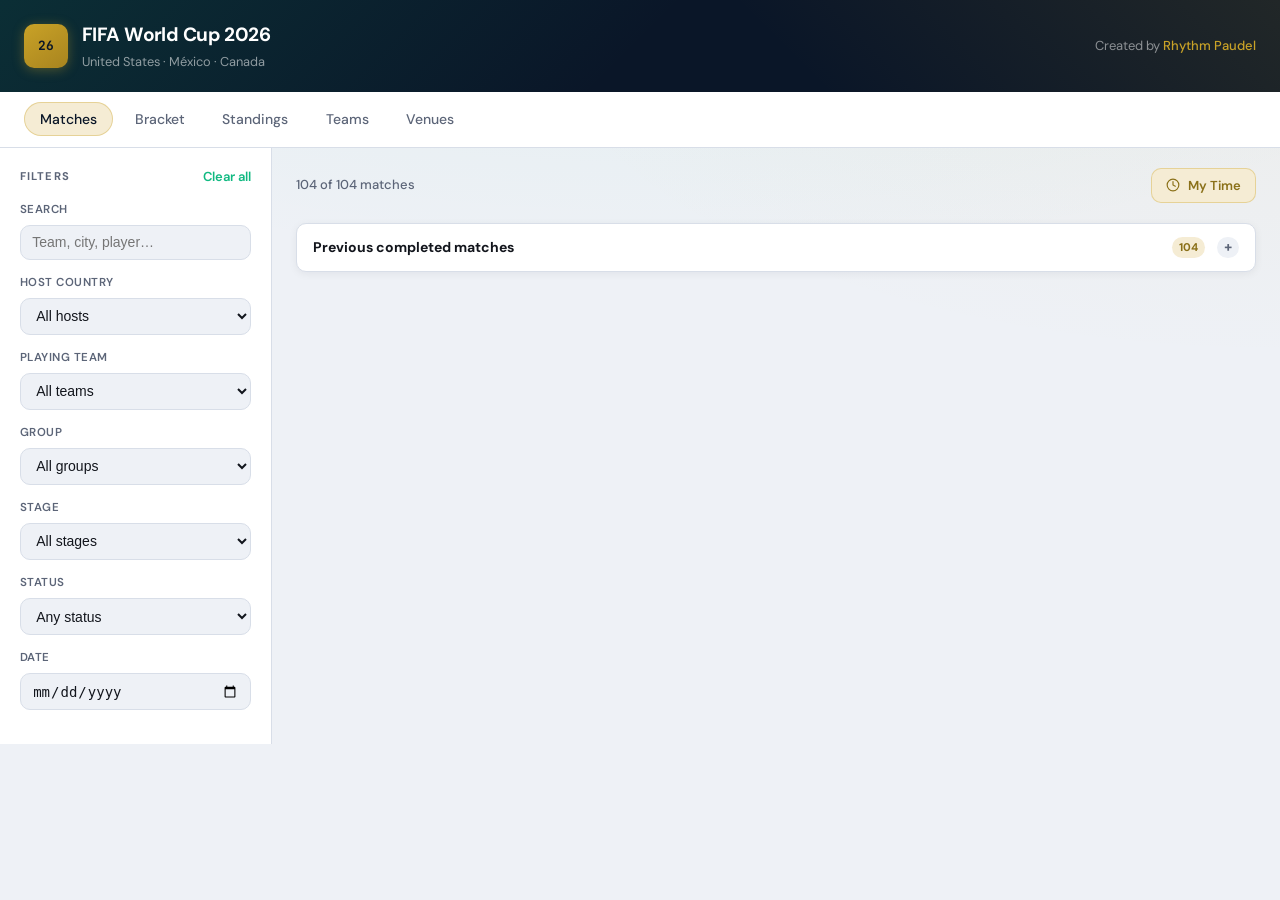
<file: index.html>
<!DOCTYPE html>
<html lang="en">
<head>
  <meta charset="UTF-8" />
  <meta name="viewport" content="width=device-width, initial-scale=1.0, viewport-fit=cover" />
  <meta name="theme-color" content="#0a1628" />
  <meta name="description" content="FIFA World Cup 2026 match schedule, bracket, standings, and live scores." />
  <title>World Cup 2026 — Schedule</title>
  <link rel="preconnect" href="https://fonts.googleapis.com" />
  <link rel="preconnect" href="https://fonts.gstatic.com" crossorigin />
  <link href="https://fonts.googleapis.com/css2?family=DM+Sans:ital,opsz,wght@0,9..40,400;0,9..40,500;0,9..40,600;0,9..40,700;1,9..40,400&family=JetBrains+Mono:wght@400;500&display=swap" rel="stylesheet" />
  <link rel="stylesheet" href="css/styles.css" />
</head>
<body>
  <div id="app">
    <header class="site-header">
      <div class="header-glow"></div>
      <div class="header-inner">
        <div class="brand">
          <span class="brand-mark" aria-hidden="true">26</span>
          <div>
            <h1>FIFA World Cup 2026</h1>
            <p class="brand-sub">United States · México · Canada</p>
          </div>
        </div>
        <p class="credit">
          Created by <a href="https://rhythmpaudel.com.np" target="_blank" rel="noopener">Rhythm Paudel</a>
        </p>
      </div>
    </header>

    <nav class="main-nav" aria-label="Main navigation">
      <button type="button" class="nav-tab active" data-view="matches">Matches</button>
      <button type="button" class="nav-tab" data-view="bracket">Bracket</button>
      <button type="button" class="nav-tab" data-view="standings">Standings</button>
      <button type="button" class="nav-tab" data-view="teams">Teams</button>
      <button type="button" class="nav-tab" data-view="venues">Venues</button>
    </nav>

    <div class="filters-backdrop" id="filters-backdrop" aria-hidden="true"></div>

    <div class="layout" id="layout">
      <aside class="filters-panel" id="filters-panel">
        <div class="filters-header">
          <h2>Filters</h2>
          <button type="button" class="btn-text" id="clear-filters">Clear all</button>
        </div>

        <label class="filter-field">
          <span>Search</span>
          <input type="search" id="filter-search" placeholder="Team, city, player…" autocomplete="off" />
        </label>

        <label class="filter-field">
          <span>Host country</span>
          <select id="filter-host">
            <option value="">All hosts</option>
          </select>
        </label>

        <label class="filter-field">
          <span>Playing team</span>
          <select id="filter-team">
            <option value="">All teams</option>
          </select>
        </label>

        <label class="filter-field">
          <span>Group</span>
          <select id="filter-group">
            <option value="">All groups</option>
          </select>
        </label>

        <label class="filter-field">
          <span>Stage</span>
          <select id="filter-stage">
            <option value="">All stages</option>
          </select>
        </label>

        <label class="filter-field">
          <span>Status</span>
          <select id="filter-status">
            <option value="">Any status</option>
            <option value="scheduled">Scheduled</option>
            <option value="live">Live</option>
            <option value="finished">Finished</option>
          </select>
        </label>

        <label class="filter-field">
          <span>Date</span>
          <input type="date" id="filter-date" />
        </label>

        <div class="active-filters" id="active-filters" hidden>
          <span class="active-label">Active</span>
          <div class="chip-list" id="filter-chips"></div>
        </div>
      </aside>

      <main class="content" id="main-content">
        <div class="content-toolbar">
          <p class="result-count" id="result-count">Loading…</p>
          <div class="toolbar-actions">
            <button type="button" class="btn-timezone" id="toggle-timezone" aria-label="Toggle timezone">
              <svg width="14" height="14" viewBox="0 0 24 24" fill="none" stroke="currentColor" stroke-width="2" stroke-linecap="round" stroke-linejoin="round" class="tz-icon"><circle cx="12" cy="12" r="10"></circle><polyline points="12 6 12 12 16 14"></polyline></svg>
              <span class="timezone-text">Venue Time</span>
            </button>
            <button type="button" class="btn-icon" id="toggle-filters" aria-label="Toggle filters">
              <svg width="18" height="18" viewBox="0 0 24 24" fill="none" stroke="currentColor" stroke-width="2"><path d="M4 6h16M7 12h10M10 18h4"/></svg>
            </button>
          </div>
        </div>
        <div id="view-root"></div>
      </main>

      <aside class="detail-panel" id="detail-panel" hidden>
        <button type="button" class="detail-close" id="close-detail" aria-label="Close panel">&times;</button>
        <div id="detail-content"></div>
      </aside>
    </div>
  </div>

  <script type="module" src="js/app.js"></script>
</body>
</html>
</file>
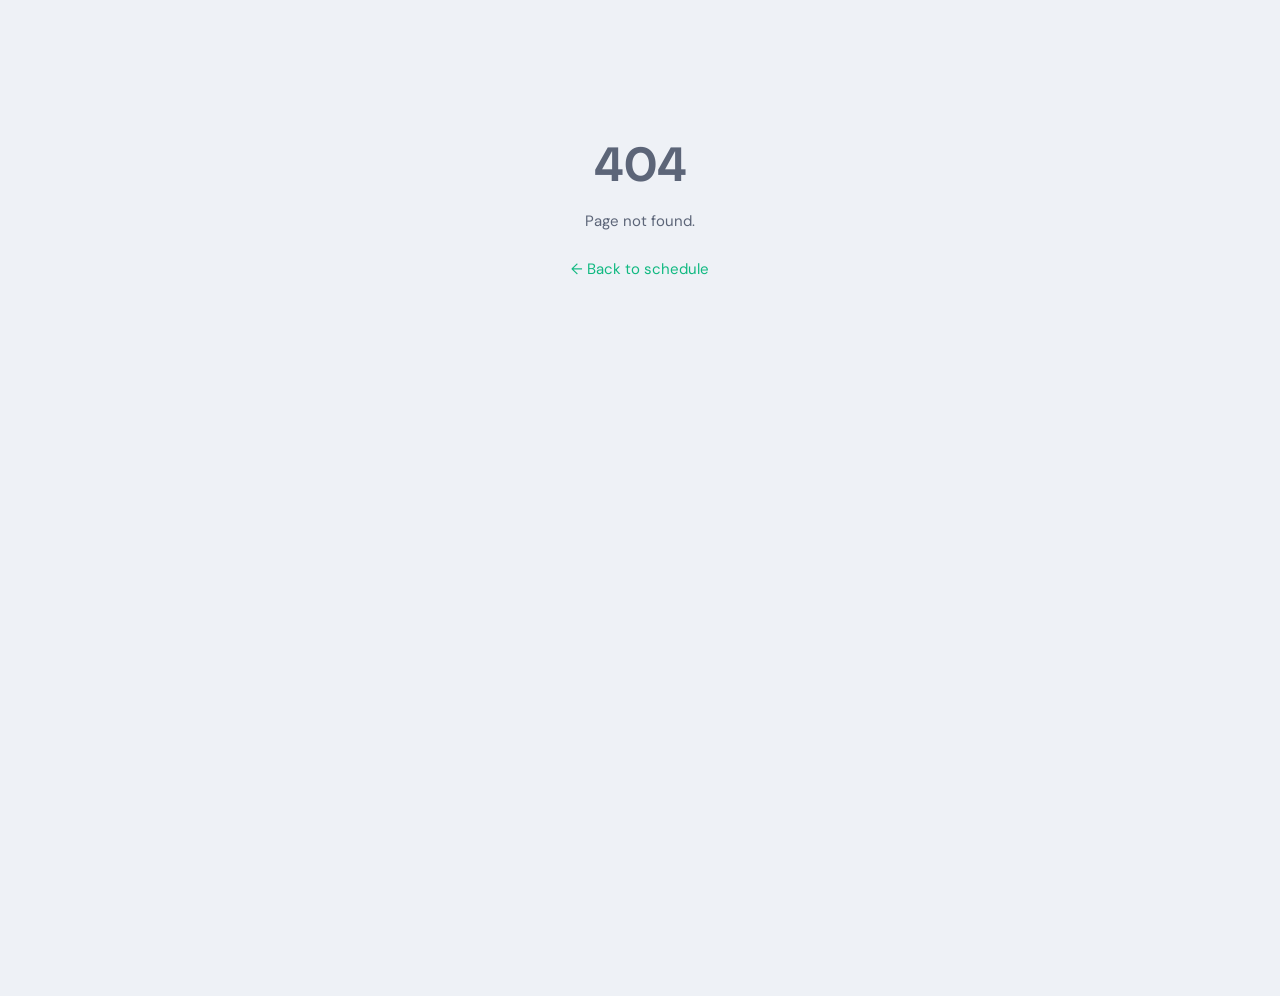
<file: admin.html>
<!DOCTYPE html>
<html lang="en">
<head>
  <meta charset="UTF-8" />
  <meta name="viewport" content="width=device-width, initial-scale=1.0, viewport-fit=cover" />
  <meta name="robots" content="noindex, nofollow" />
  <title>Admin — World Cup 2026</title>
  <link rel="preconnect" href="https://fonts.googleapis.com" />
  <link rel="preconnect" href="https://fonts.gstatic.com" crossorigin />
  <link href="https://fonts.googleapis.com/css2?family=DM+Sans:ital,opsz,wght@0,9..40,400;0,9..40,500;0,9..40,600;0,9..40,700&family=JetBrains+Mono:wght@400;500&display=swap" rel="stylesheet" />
  <link rel="stylesheet" href="css/styles.css" />
</head>
<body class="admin-body">
  <div id="access-denied" class="access-denied" hidden>
    <h1>404</h1>
    <p>Page not found.</p>
    <a href="index.html">← Back to schedule</a>
  </div>

  <div id="admin-app" hidden>
    <header class="site-header">
      <div class="header-glow"></div>
      <div class="header-inner">
        <div class="brand">
          <span class="brand-mark">26</span>
          <div>
            <h1>Admin</h1>
            <p class="brand-sub">Manage scores &amp; knockout teams</p>
          </div>
        </div>
        <p class="credit">
          <a href="index.html">← Back to site</a>
        </p>
      </div>
    </header>

    <div id="admin-dashboard">
      <div class="admin-toolbar">
        <div class="admin-actions">
          <button type="button" class="btn-secondary" id="export-data">Export JSON</button>
          <label class="btn-secondary file-btn">
            Import JSON
            <input type="file" id="import-data" accept=".json" hidden />
          </label>
          <button type="button" class="btn-secondary" id="reset-local">Reset local edits</button>
        </div>
        <p class="admin-note">Changes save in your browser. Export JSON and replace <code>data/database.json</code> on GitHub to update the live site.</p>
      </div>

      <nav class="admin-tabs" aria-label="Admin sections">
        <button type="button" class="admin-tab active" data-tab="scores">Update scores</button>
        <button type="button" class="admin-tab" data-tab="teams">Update next round</button>
        <button type="button" class="admin-tab" data-tab="standings">Leaderboard</button>
      </nav>

      <section class="admin-panel active" id="panel-scores">
        <div class="admin-card">
          <h2>Update match score</h2>
          <div class="admin-stage-tabs" id="score-stage-tabs"></div>
          <div class="score-editor" id="score-editor">
            <p class="muted">Select a stage above, then pick a match.</p>
          </div>
        </div>
      </section>

      <section class="admin-panel" id="panel-teams">
        <div class="admin-card">
          <h2>Add team to next round</h2>
          <p class="admin-hint">Pick a round, then choose a team for any open slot — it updates the bracket instantly.</p>
          <div class="admin-stage-tabs" id="knockout-stage-tabs"></div>
          <div class="knockout-editor" id="knockout-editor"></div>
        </div>
      </section>

      <section class="admin-panel" id="panel-standings">
        <div class="admin-card">
          <h2>Group leaderboard</h2>
          <p class="admin-hint">Standings update automatically when you mark group matches as finished with scores.</p>
          <div id="admin-standings-root"></div>
        </div>
      </section>
    </div>

    <div id="admin-toast" class="admin-toast" role="status"></div>
  </div>

  <script type="module" src="js/admin.js"></script>
</body>
</html>
</file>
<file: css/styles.css>
:root {
  --bg: #eef1f6;
  --bg-elevated: #ffffff;
  --border: #d8dee8;
  --border-soft: #e8ecf2;
  --text: #12151c;
  --text-muted: #5c6578;
  --accent: #0c4a3e;
  --accent-bright: #10b981;
  --gold: #c9a227;
  --gold-soft: #f5ecd4;
  --header: #0a1628;
  --live: #e11d48;
  --radius: 10px;
  --radius-lg: 14px;
  --shadow: 0 2px 8px rgba(10, 22, 40, 0.06);
  --shadow-lg: 0 8px 32px rgba(10, 22, 40, 0.1);
  --font: 'DM Sans', system-ui, sans-serif;
  --mono: 'JetBrains Mono', monospace;
}

*,
*::before,
*::after {
  box-sizing: border-box;
}

html {
  -webkit-font-smoothing: antialiased;
  scroll-behavior: smooth;
}

body {
  margin: 0;
  font-family: var(--font);
  font-size: 15px;
  line-height: 1.55;
  color: var(--text);
  background: var(--bg);
  background-image:
    radial-gradient(ellipse 80% 50% at 50% -20%, rgba(16, 185, 129, 0.08), transparent),
    radial-gradient(ellipse 60% 40% at 100% 0%, rgba(201, 162, 39, 0.06), transparent);
  min-height: 100vh;
}

a {
  color: var(--accent-bright);
  text-decoration: none;
}

a:hover {
  text-decoration: underline;
}

button {
  font-family: inherit;
  cursor: pointer;
}

code {
  font-family: var(--mono);
  font-size: 0.85em;
  background: var(--bg);
  padding: 0.1em 0.35em;
  border-radius: 4px;
}

#app {
  min-height: 100vh;
  display: flex;
  flex-direction: column;
}

/* Header */
.site-header {
  position: relative;
  background: var(--header);
  color: #fff;
  overflow: hidden;
}

.header-glow {
  position: absolute;
  inset: 0;
  background:
    linear-gradient(135deg, rgba(16, 185, 129, 0.15) 0%, transparent 50%),
    linear-gradient(225deg, rgba(201, 162, 39, 0.12) 0%, transparent 40%);
  pointer-events: none;
}

.header-inner {
  position: relative;
  max-width: 1400px;
  margin: 0 auto;
  padding: 1.25rem 1.5rem;
  display: flex;
  justify-content: space-between;
  align-items: center;
  gap: 1rem;
}

.brand {
  display: flex;
  align-items: center;
  gap: 0.875rem;
}

.brand-mark {
  display: flex;
  align-items: center;
  justify-content: center;
  width: 44px;
  height: 44px;
  background: linear-gradient(145deg, var(--gold) 0%, #a8841f 100%);
  color: var(--header);
  font-family: var(--mono);
  font-size: 0.8rem;
  font-weight: 700;
  border-radius: 10px;
  letter-spacing: -0.02em;
  box-shadow: 0 2px 12px rgba(201, 162, 39, 0.35);
}

.brand h1 {
  margin: 0;
  font-size: 1.2rem;
  font-weight: 700;
  letter-spacing: -0.03em;
}

.brand-sub {
  margin: 0.15rem 0 0;
  font-size: 0.8rem;
  color: rgba(255, 255, 255, 0.55);
}

.credit {
  margin: 0;
  font-size: 0.8125rem;
  color: rgba(255, 255, 255, 0.5);
}

.credit a {
  color: var(--gold);
  font-weight: 500;
}

.credit a:hover {
  color: #e0c04a;
}

/* Nav */
.main-nav {
  display: flex;
  gap: 0.35rem;
  padding: 0.65rem 1.5rem;
  max-width: 1400px;
  margin: 0 auto;
  width: 100%;
  background: var(--bg-elevated);
  border-bottom: 1px solid var(--border);
  overflow-x: auto;
}

.nav-tab {
  padding: 0.5rem 1rem;
  border: none;
  background: transparent;
  color: var(--text-muted);
  font-size: 0.875rem;
  font-weight: 500;
  border-radius: 999px;
  white-space: nowrap;
  transition: all 0.15s ease;
}

.nav-tab:hover {
  color: var(--text);
  background: var(--bg);
}

.nav-tab.active {
  color: var(--header);
  background: var(--gold-soft);
  box-shadow: inset 0 0 0 1px rgba(201, 162, 39, 0.35);
}

/* Layout */
.layout {
  flex: 1;
  display: grid;
  grid-template-columns: 272px 1fr;
  max-width: 1400px;
  margin: 0 auto;
  width: 100%;
  gap: 0;
}

.layout.layout-full {
  grid-template-columns: 1fr;
  max-width: 1400px;
}

.layout-full .content {
  padding: 1.5rem;
}

.filters-panel {
  padding: 1.25rem;
  border-right: 1px solid var(--border);
  background: var(--bg-elevated);
  position: sticky;
  top: 0;
  height: fit-content;
  max-height: 100vh;
  overflow-y: auto;
}

.filters-panel.hidden-view {
  display: none;
}

.filters-header {
  display: flex;
  justify-content: space-between;
  align-items: center;
  margin-bottom: 1rem;
}

.filters-header h2 {
  margin: 0;
  font-size: 0.7rem;
  font-weight: 700;
  text-transform: uppercase;
  letter-spacing: 0.1em;
  color: var(--text-muted);
}

.filter-field {
  display: flex;
  flex-direction: column;
  gap: 0.35rem;
  margin-bottom: 0.875rem;
}

.filter-field span {
  font-size: 0.72rem;
  font-weight: 600;
  color: var(--text-muted);
  text-transform: uppercase;
  letter-spacing: 0.04em;
}

.filter-field input,
.filter-field select {
  padding: 0.55rem 0.7rem;
  border: 1px solid var(--border);
  border-radius: var(--radius);
  font-size: 0.875rem;
  background: var(--bg);
  color: var(--text);
  transition: border-color 0.15s, box-shadow 0.15s;
}

.filter-field input:focus,
.filter-field select:focus {
  outline: none;
  border-color: var(--accent-bright);
  box-shadow: 0 0 0 3px rgba(16, 185, 129, 0.15);
}

.active-filters {
  margin-top: 1rem;
  padding-top: 1rem;
  border-top: 1px solid var(--border-soft);
}

.active-label {
  font-size: 0.65rem;
  font-weight: 700;
  text-transform: uppercase;
  letter-spacing: 0.08em;
  color: var(--text-muted);
  display: block;
  margin-bottom: 0.5rem;
}

.chip-list {
  display: flex;
  flex-wrap: wrap;
  gap: 0.35rem;
}

.chip {
  padding: 0.25rem 0.55rem;
  border: 1px solid var(--border);
  border-radius: 999px;
  background: var(--bg);
  font-size: 0.72rem;
  color: var(--text);
}

.chip:hover {
  border-color: var(--accent-bright);
}

.content {
  padding: 1.25rem 1.5rem;
  min-width: 0;
}

.content-toolbar {
  display: flex;
  justify-content: space-between;
  align-items: center;
  margin-bottom: 1.25rem;
}

.result-count {
  margin: 0;
  font-size: 0.8125rem;
  font-weight: 500;
  color: var(--text-muted);
}

.toolbar-actions {
  display: flex;
  align-items: center;
  gap: 0.5rem;
}

.btn-timezone {
  display: inline-flex;
  align-items: center;
  gap: 0.5rem;
  padding: 0.5rem 0.875rem;
  border: 1px solid var(--border);
  border-radius: var(--radius);
  background: var(--bg-elevated);
  color: var(--text-muted);
  font-size: 0.8125rem;
  font-weight: 600;
  transition: all 0.15s ease;
  user-select: none;
}

.btn-timezone:hover {
  color: var(--text);
  border-color: var(--accent-bright);
  background: var(--bg);
  box-shadow: 0 0 0 3px rgba(16, 185, 129, 0.1);
}

.btn-timezone .tz-icon {
  width: 14px;
  height: 14px;
  stroke: currentColor;
  transition: stroke 0.15s ease;
}

.btn-timezone.is-local {
  background: var(--gold-soft);
  border-color: rgba(201, 162, 39, 0.35);
  color: #8a7018;
}

.btn-timezone.is-local:hover {
  background: #ede0b8;
  box-shadow: 0 0 0 3px rgba(201, 162, 39, 0.15);
}

.btn-icon {
  display: none;
  padding: 0.5rem;
  border: 1px solid var(--border);
  border-radius: var(--radius);
  background: var(--bg-elevated);
  color: var(--text);
}

.btn-text {
  border: none;
  background: none;
  color: var(--accent-bright);
  font-size: 0.8125rem;
  font-weight: 600;
  padding: 0;
}

.btn-text:hover {
  text-decoration: underline;
}

/* Match cards */
.day-group {
  margin-bottom: 2rem;
}

.day-heading {
  margin: 0 0 0.875rem;
  font-size: 0.75rem;
  font-weight: 700;
  color: var(--text-muted);
  text-transform: uppercase;
  letter-spacing: 0.08em;
}

.match-list {
  display: flex;
  flex-direction: column;
  gap: 0.625rem;
}

.previous-matches {
  margin-bottom: 1.5rem;
}

.previous-matches summary {
  display: flex;
  justify-content: space-between;
  align-items: center;
  gap: 0.75rem;
  padding: 0.8rem 1rem;
  border: 1px solid var(--border);
  border-radius: var(--radius);
  background: var(--bg-elevated);
  color: var(--text);
  font-size: 0.875rem;
  font-weight: 700;
  box-shadow: var(--shadow);
  list-style: none;
  cursor: pointer;
}

.previous-matches summary::-webkit-details-marker {
  display: none;
}

.previous-matches summary::after {
  content: '+';
  flex: 0 0 auto;
  width: 1.35rem;
  height: 1.35rem;
  border-radius: 999px;
  background: var(--bg);
  color: var(--text-muted);
  display: grid;
  place-items: center;
  font-family: var(--mono);
  font-weight: 700;
}

.previous-matches[open] summary::after {
  content: '-';
}

.previous-matches summary:hover {
  border-color: var(--accent-bright);
}

.previous-matches summary span {
  margin-left: auto;
  padding: 0.12rem 0.45rem;
  border-radius: 999px;
  background: var(--gold-soft);
  color: #8a7018;
  font-size: 0.7rem;
}

.previous-matches-body {
  margin-top: 1rem;
}

.match-card {
  background: var(--bg-elevated);
  border: 1px solid var(--border-soft);
  border-radius: var(--radius-lg);
  padding: 1rem 1.125rem;
  box-shadow: var(--shadow);
  transition: transform 0.15s, box-shadow 0.15s, border-color 0.15s;
}

.match-card:hover {
  transform: translateY(-1px);
  box-shadow: var(--shadow-lg);
  border-color: var(--border);
}

.match-card.is-live {
  border-left: 3px solid var(--live);
  background: linear-gradient(90deg, rgba(225, 29, 72, 0.04) 0%, var(--bg-elevated) 12%);
}

.match-meta {
  display: flex;
  flex-wrap: wrap;
  align-items: center;
  gap: 0.5rem;
  margin-bottom: 0.625rem;
  font-size: 0.72rem;
  color: var(--text-muted);
}

.match-time {
  font-family: var(--mono);
  font-size: 0.7rem;
}

.badge {
  padding: 0.15rem 0.45rem;
  background: rgba(16, 185, 129, 0.12);
  color: var(--accent);
  border-radius: 5px;
  font-weight: 600;
  font-size: 0.68rem;
}

.badge.muted {
  background: var(--bg);
  color: var(--text-muted);
}

.status-pill {
  padding: 0.15rem 0.45rem;
  border-radius: 5px;
  font-weight: 700;
  font-size: 0.65rem;
  text-transform: uppercase;
  letter-spacing: 0.04em;
}

.status-pill.live {
  background: #ffe4e8;
  color: var(--live);
  animation: pulse 1.5s ease infinite;
}

@keyframes pulse {
  0%, 100% { opacity: 1; }
  50% { opacity: 0.7; }
}

.status-pill.finished {
  background: var(--bg);
  color: var(--text-muted);
}

.match-teams {
  display: grid;
  grid-template-columns: 1fr auto 1fr;
  align-items: center;
  gap: 0.75rem;
}

.match-team {
  display: flex;
  align-items: center;
  gap: 0.5rem;
}

.match-team.home {
  justify-content: flex-end;
}

.match-team.away {
  justify-content: flex-start;
}

.match-score {
  text-align: center;
  min-width: 4.5rem;
}

.vs {
  font-size: 0.72rem;
  font-weight: 600;
  color: var(--text-muted);
  text-transform: uppercase;
}

.score {
  font-family: var(--mono);
  font-weight: 700;
  font-size: 1.125rem;
  color: var(--header);
}

.team-chip {
  display: inline-flex;
  align-items: center;
  gap: 0.4rem;
  padding: 0.3rem 0.55rem;
  border: none;
  background: transparent;
  font-size: 0.9375rem;
  font-weight: 600;
  color: var(--text);
  border-radius: 6px;
}

.team-chip.link:hover {
  background: rgba(16, 185, 129, 0.1);
  color: var(--accent);
}

.match-venue {
  margin-top: 0.625rem;
  padding-top: 0.625rem;
  border-top: 1px solid var(--border-soft);
  font-size: 0.8rem;
  color: var(--text-muted);
  display: flex;
  gap: 0.5rem;
  align-items: center;
}

.venue-link {
  border: none;
  background: none;
  padding: 0;
  color: var(--text-muted);
  font-size: inherit;
}

.venue-link:hover {
  color: var(--accent-bright);
}

.host-country {
  border: none;
  background: var(--gold-soft);
  padding: 0.15rem 0.45rem;
  font-size: 0.68rem;
  font-weight: 600;
  color: #8a7018;
  cursor: pointer;
  border-radius: 5px;
}

.host-country:hover {
  background: #ede0b8;
}

/* Teams view */
.team-group {
  margin-bottom: 2rem;
}

.team-group h3 {
  margin: 0 0 0.875rem;
  font-size: 0.875rem;
  font-weight: 700;
  color: var(--header);
}

.team-grid {
  display: grid;
  grid-template-columns: repeat(auto-fill, minmax(150px, 1fr));
  gap: 0.5rem;
}

.team-card {
  display: flex;
  align-items: center;
  gap: 0.55rem;
  padding: 0.875rem;
  border: 1px solid var(--border-soft);
  border-radius: var(--radius);
  background: var(--bg-elevated);
  text-align: left;
  transition: all 0.15s;
  box-shadow: var(--shadow);
}

.team-card:hover {
  border-color: var(--accent-bright);
  transform: translateY(-2px);
  box-shadow: var(--shadow-lg);
}

.team-flag {
  font-size: 1.35rem;
}

.team-name {
  font-size: 0.875rem;
  font-weight: 600;
}

/* Venues */
.venue-group {
  margin-bottom: 2rem;
}

.venue-group h3 {
  margin: 0 0 0.875rem;
  font-size: 0.9375rem;
  font-weight: 700;
}

.venue-group .count {
  font-weight: 400;
  color: var(--text-muted);
}

.venue-list {
  display: flex;
  flex-direction: column;
  gap: 0.4rem;
}

.venue-card {
  display: flex;
  justify-content: space-between;
  align-items: center;
  padding: 0.875rem 1rem;
  border: 1px solid var(--border-soft);
  border-radius: var(--radius);
  background: var(--bg-elevated);
  text-align: left;
  box-shadow: var(--shadow);
  transition: all 0.15s;
}

.venue-card:hover {
  border-color: var(--accent-bright);
}

.venue-name {
  font-weight: 600;
  font-size: 0.875rem;
}

.venue-meta {
  font-size: 0.75rem;
  color: var(--text-muted);
}

/* Standings */
.standings-grid {
  display: grid;
  grid-template-columns: repeat(auto-fill, minmax(300px, 1fr));
  gap: 1rem;
}

.standings-card {
  background: var(--bg-elevated);
  border: 1px solid var(--border-soft);
  border-radius: var(--radius-lg);
  overflow: hidden;
  box-shadow: var(--shadow);
}

.standings-group-title {
  margin: 0;
  padding: 0.75rem 1rem;
  font-size: 0.8rem;
  font-weight: 700;
  text-transform: uppercase;
  letter-spacing: 0.06em;
  background: var(--header);
  color: #fff;
}

.standings-table {
  width: 100%;
  border-collapse: collapse;
  font-size: 0.8125rem;
}

.standings-table th {
  padding: 0.5rem 0.4rem;
  text-align: center;
  font-size: 0.65rem;
  font-weight: 700;
  text-transform: uppercase;
  letter-spacing: 0.04em;
  color: var(--text-muted);
  border-bottom: 1px solid var(--border-soft);
}

.standings-table th:nth-child(2) {
  text-align: left;
  padding-left: 0.75rem;
}

.standings-table td {
  padding: 0.55rem 0.4rem;
  text-align: center;
  border-bottom: 1px solid var(--border-soft);
}

.standings-table td:nth-child(2) {
  text-align: left;
  padding-left: 0.75rem;
}

.standings-table tr.qualifying {
  background: rgba(16, 185, 129, 0.06);
}

.standings-table tr.qualifying td:first-child {
  color: var(--accent-bright);
  font-weight: 700;
}

.standings-table tr.possible {
  background: rgba(201, 162, 39, 0.06);
}

.standings-table .pts {
  font-weight: 700;
  font-family: var(--mono);
}

.standings-team {
  border: none;
  background: none;
  padding: 0;
  font-size: inherit;
  font-weight: 600;
  color: var(--text);
  text-align: left;
}

.standings-team:hover {
  color: var(--accent-bright);
}

.standings-note {
  margin: 1.25rem 0 0;
  font-size: 0.8rem;
  color: var(--text-muted);
  text-align: center;
}

/* Bracket tree — left | center | right */
.bracket-wrap {
  margin: 0 -0.5rem;
}

.bracket-hint {
  margin: 0 0 1rem;
  font-size: 0.8rem;
  color: var(--text-muted);
  text-align: center;
}

.bracket-arena {
  display: flex;
  align-items: stretch;
  gap: 0;
  overflow-x: auto;
  overflow-y: hidden;
  padding: 1rem 0.5rem 2rem;
  min-height: 520px;
  -webkit-overflow-scrolling: touch;
  scroll-snap-type: x proximity;
  scroll-padding: 1rem;
}

.bt-side {
  display: flex;
  align-items: center;
  flex-shrink: 0;
}

.bt-side-left {
  flex-direction: row;
}

.bt-side-right {
  flex-direction: row;
}

.bt-col {
  display: flex;
  flex-direction: column;
  justify-content: center;
  min-width: 168px;
  padding: 0 0.35rem;
  position: relative;
}

.bt-col-label {
  font-size: 0.62rem;
  font-weight: 700;
  text-transform: uppercase;
  letter-spacing: 0.08em;
  color: var(--text-muted);
  text-align: center;
  margin-bottom: 0.75rem;
  white-space: nowrap;
}

.bt-col-matches {
  display: flex;
  flex-direction: column;
  gap: var(--col-gap, 0.5rem);
  justify-content: center;
  flex: 1;
}

.bt-side-left .bt-col .bt-node::after {
  content: '';
  position: absolute;
  right: -0.35rem;
  top: 50%;
  width: 0.35rem;
  height: 2px;
  background: var(--border);
}

.bt-side-right .bt-col .bt-node::after {
  content: '';
  position: absolute;
  left: -0.35rem;
  top: 50%;
  width: 0.35rem;
  height: 2px;
  background: var(--border);
}

.bt-center {
  display: flex;
  flex-direction: column;
  align-items: center;
  justify-content: center;
  min-width: 200px;
  padding: 0 1rem;
  flex-shrink: 0;
  border-left: 2px solid var(--gold);
  border-right: 2px solid var(--gold);
  background: linear-gradient(180deg, rgba(201, 162, 39, 0.06) 0%, transparent 100%);
}

.bt-center-label {
  font-size: 0.7rem;
  font-weight: 700;
  text-transform: uppercase;
  letter-spacing: 0.1em;
  color: #8a7018;
  margin-bottom: 0.5rem;
}

.bt-third-wrap {
  margin-top: 1.5rem;
  padding-top: 1rem;
  border-top: 1px dashed var(--border);
}

.bt-third-label {
  font-size: 0.62rem;
  color: var(--text-muted);
}

.bt-node {
  position: relative;
  background: var(--bg-elevated);
  border: 1px solid var(--border-soft);
  border-radius: var(--radius);
  box-shadow: var(--shadow);
  min-width: 156px;
  overflow: hidden;
}

.bt-node.is-live {
  border-color: var(--live);
  box-shadow: 0 0 0 2px rgba(225, 29, 72, 0.15);
}

.bt-node.is-done {
  border-color: rgba(16, 185, 129, 0.35);
}

.bt-node-head {
  padding: 0.2rem 0.5rem;
  font-size: 0.58rem;
  font-weight: 700;
  text-transform: uppercase;
  letter-spacing: 0.06em;
  color: var(--text-muted);
  background: var(--bg);
  border-bottom: 1px solid var(--border-soft);
}

.bt-node-body {
  padding: 0.15rem 0;
}

.bt-row {
  display: flex;
  justify-content: space-between;
  align-items: center;
  gap: 0.35rem;
  padding: 0.35rem 0.5rem;
  font-size: 0.78rem;
  border-bottom: 1px solid var(--border-soft);
}

.bt-row:last-child {
  border-bottom: none;
}

.bt-row.winner {
  background: rgba(16, 185, 129, 0.12);
  font-weight: 700;
}

.bt-row.is-tbd .bt-name {
  color: var(--text-muted);
  font-style: italic;
  font-size: 0.72rem;
}

.bt-flag {
  flex-shrink: 0;
  width: 1.25rem;
  text-align: center;
  font-size: 0.85rem;
}

.bt-name {
  border: none;
  background: none;
  padding: 0;
  text-align: left;
  font-size: inherit;
  font-weight: inherit;
  color: var(--text);
  display: inline-flex;
  align-items: center;
  gap: 0.25rem;
  overflow: hidden;
  text-overflow: ellipsis;
  white-space: nowrap;
  max-width: 130px;
}

.bt-name.link:hover {
  color: var(--accent-bright);
}

.bt-score {
  font-family: var(--mono);
  font-weight: 700;
  font-size: 0.8rem;
  min-width: 1.25rem;
  text-align: right;
}

.bt-node-foot {
  padding: 0.2rem 0.5rem;
  font-size: 0.58rem;
  color: var(--text-muted);
  text-align: center;
  background: var(--bg);
}

/* Detail panel */
.detail-panel {
  position: fixed;
  top: 0;
  right: 0;
  width: min(420px, 100vw);
  height: 100vh;
  background: var(--bg-elevated);
  border-left: 1px solid var(--border);
  box-shadow: var(--shadow-lg);
  z-index: 100;
  overflow-y: auto;
  padding: 1.25rem;
  transform: translateX(100%);
  transition: transform 0.25s ease;
}

.detail-panel.open {
  transform: translateX(0);
}

.detail-close {
  position: absolute;
  top: 0.75rem;
  right: 0.75rem;
  width: 34px;
  height: 34px;
  border: none;
  background: var(--bg);
  border-radius: var(--radius);
  font-size: 1.25rem;
  line-height: 1;
  color: var(--text-muted);
}

.detail-close:hover {
  color: var(--text);
  background: var(--border-soft);
}

.detail-header {
  display: flex;
  gap: 0.75rem;
  align-items: flex-start;
  margin-bottom: 1.5rem;
  padding-right: 2rem;
}

.detail-flag {
  font-size: 2.25rem;
}

.detail-header h2 {
  margin: 0;
  font-size: 1.3rem;
  font-weight: 700;
}

.detail-sub {
  margin: 0.25rem 0 0;
  font-size: 0.875rem;
  color: var(--text-muted);
}

.detail-section {
  margin-bottom: 1.5rem;
}

.detail-section h3 {
  margin: 0 0 0.75rem;
  font-size: 0.7rem;
  font-weight: 700;
  text-transform: uppercase;
  letter-spacing: 0.08em;
  color: var(--text-muted);
}

.player-list {
  list-style: none;
  margin: 0;
  padding: 0;
}

.player-row {
  display: grid;
  grid-template-columns: 2rem 1fr auto;
  gap: 0.5rem;
  width: 100%;
  padding: 0.55rem 0;
  border: none;
  border-bottom: 1px solid var(--border-soft);
  background: none;
  text-align: left;
  font-size: 0.875rem;
}

.player-row:hover {
  color: var(--accent-bright);
}

.player-num {
  font-family: var(--mono);
  color: var(--text-muted);
}

.player-pos {
  color: var(--text-muted);
  font-size: 0.8125rem;
}

.inline-link {
  border: none;
  background: none;
  padding: 0;
  color: var(--accent-bright);
  font-size: inherit;
  font-weight: 600;
}

.chip-row {
  display: flex;
  flex-wrap: wrap;
  gap: 0.35rem;
}

.chip-btn {
  padding: 0.35rem 0.625rem;
  border: 1px solid var(--border);
  border-radius: 999px;
  background: var(--bg);
  font-size: 0.8125rem;
}

.chip-btn:hover {
  border-color: var(--accent-bright);
  color: var(--accent-bright);
}

.detail-matches .match-card {
  margin-bottom: 0.5rem;
}

.empty-state {
  padding: 4rem 1rem;
  text-align: center;
  color: var(--text-muted);
}

.muted {
  color: var(--text-muted);
  font-size: 0.875rem;
}

/* Admin */
.admin-body {
  background: var(--bg);
}

.access-denied {
  max-width: 400px;
  margin: 6rem auto;
  padding: 2rem;
  text-align: center;
}

.access-denied h1 {
  margin: 0 0 0.5rem;
  font-size: 3rem;
  font-weight: 700;
  color: var(--text-muted);
}

.access-denied p {
  margin: 0 0 1.5rem;
  color: var(--text-muted);
}

.admin-login {
  max-width: 380px;
  margin: 4rem auto;
  padding: 2rem;
  background: var(--bg-elevated);
  border: 1px solid var(--border-soft);
  border-radius: var(--radius-lg);
  box-shadow: var(--shadow-lg);
}

.admin-login h2 {
  margin: 0 0 0.5rem;
  font-size: 1.25rem;
  font-weight: 700;
}

.admin-login p {
  margin: 0 0 1.25rem;
  color: var(--text-muted);
  font-size: 0.875rem;
}

.admin-login label {
  display: flex;
  flex-direction: column;
  gap: 0.35rem;
  margin-bottom: 1rem;
  font-size: 0.8rem;
  font-weight: 600;
  color: var(--text-muted);
}

.admin-login input {
  padding: 0.7rem;
  border: 1px solid var(--border);
  border-radius: var(--radius);
  font-size: 1rem;
}

.btn-primary {
  padding: 0.65rem 1.35rem;
  border: none;
  border-radius: var(--radius);
  background: linear-gradient(145deg, var(--accent) 0%, #0a352c 100%);
  color: #fff;
  font-weight: 600;
  font-size: 0.875rem;
  box-shadow: 0 2px 8px rgba(12, 74, 62, 0.25);
}

.btn-primary:hover {
  filter: brightness(1.08);
}

.btn-primary.btn-sm {
  padding: 0.45rem 1rem;
  font-size: 0.8125rem;
}

.btn-secondary {
  padding: 0.5rem 0.875rem;
  border: 1px solid var(--border);
  border-radius: var(--radius);
  background: var(--bg-elevated);
  font-size: 0.8125rem;
  font-weight: 600;
  color: var(--text);
}

.btn-secondary:hover {
  border-color: var(--accent-bright);
}

.file-btn {
  display: inline-flex;
  align-items: center;
  cursor: pointer;
}

#admin-dashboard {
  max-width: 1000px;
  margin: 0 auto;
  padding: 1.25rem 1.5rem 3rem;
}

.admin-toolbar {
  margin-bottom: 1.5rem;
}

.admin-actions {
  display: flex;
  flex-wrap: wrap;
  gap: 0.5rem;
  margin-bottom: 0.75rem;
}

.admin-note {
  margin: 0;
  font-size: 0.8125rem;
  color: var(--text-muted);
}

.admin-tabs {
  display: flex;
  gap: 0.35rem;
  margin-bottom: 1.25rem;
  flex-wrap: wrap;
}

.admin-tab {
  padding: 0.6rem 1.1rem;
  border: 1px solid var(--border);
  border-radius: 999px;
  background: var(--bg-elevated);
  font-size: 0.875rem;
  font-weight: 600;
  color: var(--text-muted);
}

.admin-tab.active {
  background: var(--header);
  color: #fff;
  border-color: var(--header);
}

.admin-panel {
  display: none;
}

.admin-panel.active {
  display: block;
}

.admin-card {
  background: var(--bg-elevated);
  border: 1px solid var(--border-soft);
  border-radius: var(--radius-lg);
  padding: 1.5rem;
  box-shadow: var(--shadow);
}

.admin-card h2 {
  margin: 0 0 1rem;
  font-size: 1rem;
  font-weight: 700;
}

.admin-hint {
  margin: -0.5rem 0 1rem;
  font-size: 0.8125rem;
  color: var(--text-muted);
}

.admin-stage-tabs {
  display: flex;
  flex-wrap: wrap;
  gap: 0.35rem;
  margin-bottom: 1.25rem;
}

.stage-pill {
  padding: 0.4rem 0.75rem;
  border: 1px solid var(--border);
  border-radius: 999px;
  background: var(--bg);
  font-size: 0.75rem;
  font-weight: 600;
  color: var(--text-muted);
}

.stage-pill.active {
  background: var(--gold-soft);
  border-color: rgba(201, 162, 39, 0.5);
  color: #7a6318;
}

.editor-grid {
  display: grid;
  grid-template-columns: 1fr 1fr;
  gap: 1rem;
  margin-bottom: 1.25rem;
}

.editor-field {
  display: flex;
  flex-direction: column;
  gap: 0.35rem;
}

.editor-field.full {
  grid-column: 1 / -1;
}

.editor-field span {
  font-size: 0.72rem;
  font-weight: 700;
  text-transform: uppercase;
  letter-spacing: 0.04em;
  color: var(--text-muted);
}

.editor-field select,
.editor-field input {
  padding: 0.55rem 0.7rem;
  border: 1px solid var(--border);
  border-radius: var(--radius);
  font-size: 0.875rem;
}

.score-box {
  grid-column: 1 / -1;
  display: flex;
  align-items: center;
  justify-content: center;
  gap: 1.5rem;
  padding: 1.5rem;
  background: var(--bg);
  border-radius: var(--radius-lg);
  border: 1px solid var(--border-soft);
}

.score-team {
  display: flex;
  flex-direction: column;
  align-items: center;
  gap: 0.5rem;
}

.score-label {
  font-size: 0.8rem;
  font-weight: 600;
  color: var(--text-muted);
  text-align: center;
  max-width: 140px;
}

.score-team input {
  width: 4rem;
  padding: 0.75rem;
  border: 2px solid var(--border);
  border-radius: var(--radius);
  font-family: var(--mono);
  font-size: 1.5rem;
  font-weight: 700;
  text-align: center;
}

.score-team input:focus {
  outline: none;
  border-color: var(--accent-bright);
}

.score-sep {
  font-family: var(--mono);
  font-size: 1.5rem;
  font-weight: 300;
  color: var(--text-muted);
}

.match-quick-list {
  display: grid;
  grid-template-columns: repeat(auto-fill, minmax(220px, 1fr));
  gap: 0.4rem;
  max-height: 320px;
  overflow-y: auto;
}

.quick-match {
  display: flex;
  justify-content: space-between;
  align-items: center;
  gap: 0.5rem;
  padding: 0.55rem 0.75rem;
  border: 1px solid var(--border-soft);
  border-radius: var(--radius);
  background: var(--bg);
  text-align: left;
  font-size: 0.75rem;
}

.quick-match:hover {
  border-color: var(--border);
}

.quick-match.active {
  border-color: var(--accent-bright);
  background: rgba(16, 185, 129, 0.08);
}

.quick-match.done .qm-score {
  font-weight: 700;
  color: var(--accent);
}

.quick-match.live {
  border-left: 3px solid var(--live);
}

.qm-teams {
  flex: 1;
  overflow: hidden;
  text-overflow: ellipsis;
  white-space: nowrap;
}

.qm-score {
  font-family: var(--mono);
  font-size: 0.72rem;
  color: var(--text-muted);
}

.ko-match-card {
  border: 1px solid var(--border-soft);
  border-radius: var(--radius);
  padding: 1rem;
  margin-bottom: 0.75rem;
  background: var(--bg);
}

.ko-match-card header {
  display: flex;
  justify-content: space-between;
  margin-bottom: 0.75rem;
  font-size: 0.75rem;
}

.ko-num {
  font-weight: 700;
  color: var(--header);
}

.ko-date {
  color: var(--text-muted);
}

.ko-slots {
  display: grid;
  grid-template-columns: 1fr 1fr;
  gap: 0.75rem;
  margin-bottom: 0.75rem;
}

.ko-slots label {
  display: flex;
  flex-direction: column;
  gap: 0.35rem;
  font-size: 0.72rem;
  font-weight: 600;
  color: var(--text-muted);
}

.ko-slots select {
  padding: 0.5rem;
  border: 1px solid var(--border);
  border-radius: var(--radius);
  font-size: 0.875rem;
}

.tbd-tag {
  color: var(--gold);
  font-style: normal;
  font-weight: 500;
}

.open-slots-box {
  margin-bottom: 1.5rem;
  padding: 1rem;
  background: var(--gold-soft);
  border: 1px solid rgba(201, 162, 39, 0.35);
  border-radius: var(--radius);
}

.open-slots-box h3 {
  margin: 0 0 0.75rem;
  font-size: 0.875rem;
  font-weight: 700;
}

.open-slots-list {
  display: flex;
  flex-direction: column;
  gap: 0.5rem;
}

.open-slot-row {
  display: flex;
  align-items: center;
  justify-content: space-between;
  gap: 1rem;
  flex-wrap: wrap;
  padding: 0.5rem 0.65rem;
  background: var(--bg-elevated);
  border-radius: var(--radius);
}

.open-slot-info {
  display: flex;
  align-items: center;
  gap: 0.5rem;
  font-size: 0.8125rem;
}

.open-slot-pos {
  color: var(--text-muted);
  font-size: 0.75rem;
}

.open-slot-row select,
.ko-slots select {
  min-width: 180px;
  padding: 0.45rem 0.6rem;
  border: 1px solid var(--border);
  border-radius: var(--radius);
  font-size: 0.875rem;
}

.ko-match-grid {
  display: grid;
  grid-template-columns: repeat(auto-fill, minmax(280px, 1fr));
  gap: 0.75rem;
}

.admin-toast {
  position: fixed;
  bottom: 1.5rem;
  left: 50%;
  transform: translateX(-50%) translateY(120%);
  padding: 0.75rem 1.25rem;
  background: var(--header);
  color: #fff;
  border-radius: 999px;
  font-size: 0.875rem;
  font-weight: 500;
  box-shadow: var(--shadow-lg);
  z-index: 500;
  transition: transform 0.3s ease;
  pointer-events: none;
}

.admin-toast.show {
  transform: translateX(-50%) translateY(0);
}

/* Responsive */
@media (max-width: 900px) {
  .layout,
  .layout.layout-full {
    grid-template-columns: 1fr;
  }

  .content,
  .layout-full .content {
    padding: 1rem;
  }

  .filters-panel {
    display: none;
    position: fixed;
    top: 0;
    left: 0;
    width: min(320px, 92vw);
    height: 100vh;
    height: 100dvh;
    z-index: 200;
    border-right: 1px solid var(--border);
    box-shadow: var(--shadow-lg);
    padding-bottom: env(safe-area-inset-bottom);
  }

  .filters-panel.open {
    display: block;
  }

  .filters-backdrop {
    display: none;
    position: fixed;
    inset: 0;
    background: rgba(10, 22, 40, 0.45);
    z-index: 199;
  }

  .filters-backdrop.open {
    display: block;
  }

  .btn-timezone {
    min-height: 44px;
    padding: 0.5rem 1rem;
  }

  .btn-icon {
    display: flex;
    min-width: 44px;
    min-height: 44px;
    align-items: center;
    justify-content: center;
  }

  .detail-panel {
    width: 100vw;
    padding-bottom: env(safe-area-inset-bottom);
  }

  .editor-grid {
    grid-template-columns: 1fr;
  }

  .ko-slots {
    grid-template-columns: 1fr;
  }

  #admin-dashboard {
    padding: 1rem 1rem 2.5rem;
  }

  .admin-tabs {
    flex-wrap: nowrap;
    overflow-x: auto;
    -webkit-overflow-scrolling: touch;
    padding-bottom: 0.25rem;
  }

  .admin-tab {
    flex-shrink: 0;
  }

  .standings-card {
    overflow-x: auto;
    -webkit-overflow-scrolling: touch;
  }

  .bracket-arena {
    min-height: 420px;
  }

  .bt-col {
    min-width: 148px;
    scroll-snap-align: start;
  }

  .bt-center {
    min-width: 168px;
    scroll-snap-align: center;
  }
}

@media (max-width: 600px) {
  body {
    font-size: 14px;
  }

  .header-inner {
    flex-direction: column;
    align-items: flex-start;
    padding: 1rem;
  }

  .main-nav {
    padding: 0.5rem 0.75rem;
    gap: 0.25rem;
  }

  .nav-tab {
    padding: 0.55rem 0.75rem;
    font-size: 0.8125rem;
    min-height: 44px;
  }

  .match-teams {
    grid-template-columns: 1fr;
    text-align: center;
    gap: 0.35rem;
  }

  .match-team.home,
  .match-team.away {
    justify-content: center;
  }

  .match-score {
    order: -1;
    margin-bottom: 0.25rem;
  }

  .match-card {
    padding: 0.875rem;
  }

  .previous-matches summary {
    padding: 0.75rem 0.875rem;
    font-size: 0.8125rem;
  }

  .team-grid {
    grid-template-columns: repeat(auto-fill, minmax(130px, 1fr));
  }

  .standings-grid {
    grid-template-columns: 1fr;
  }

  .standings-table {
    font-size: 0.75rem;
  }

  .standings-table th,
  .standings-table td {
    padding: 0.45rem 0.3rem;
  }

  .bracket-hint {
    font-size: 0.75rem;
    padding: 0 0.5rem;
  }

  .bracket-arena {
    min-height: 360px;
    padding: 0.75rem 0.25rem 1.5rem;
  }

  .bt-col {
    min-width: 128px;
    padding: 0 0.2rem;
  }

  .bt-node {
    min-width: 124px;
  }

  .bt-name {
    max-width: 88px;
    font-size: 0.72rem;
  }

  .bt-row {
    padding: 0.4rem 0.35rem;
    font-size: 0.72rem;
  }

  .bt-center {
    min-width: 140px;
    padding: 0 0.5rem;
  }

  .score-box {
    flex-direction: column;
    gap: 0.75rem;
    padding: 1rem;
  }

  .score-sep {
    display: none;
  }

  .open-slot-row {
    flex-direction: column;
    align-items: stretch;
  }

  .open-slot-row select {
    width: 100%;
    min-height: 44px;
  }

  .ko-match-grid {
    grid-template-columns: 1fr;
  }

  .ko-slots select {
    min-height: 44px;
    width: 100%;
  }

  .btn-primary,
  .btn-secondary {
    min-height: 44px;
  }

  .quick-match {
    min-height: 44px;
  }

  .admin-card {
    padding: 1rem;
  }
}
</file>
